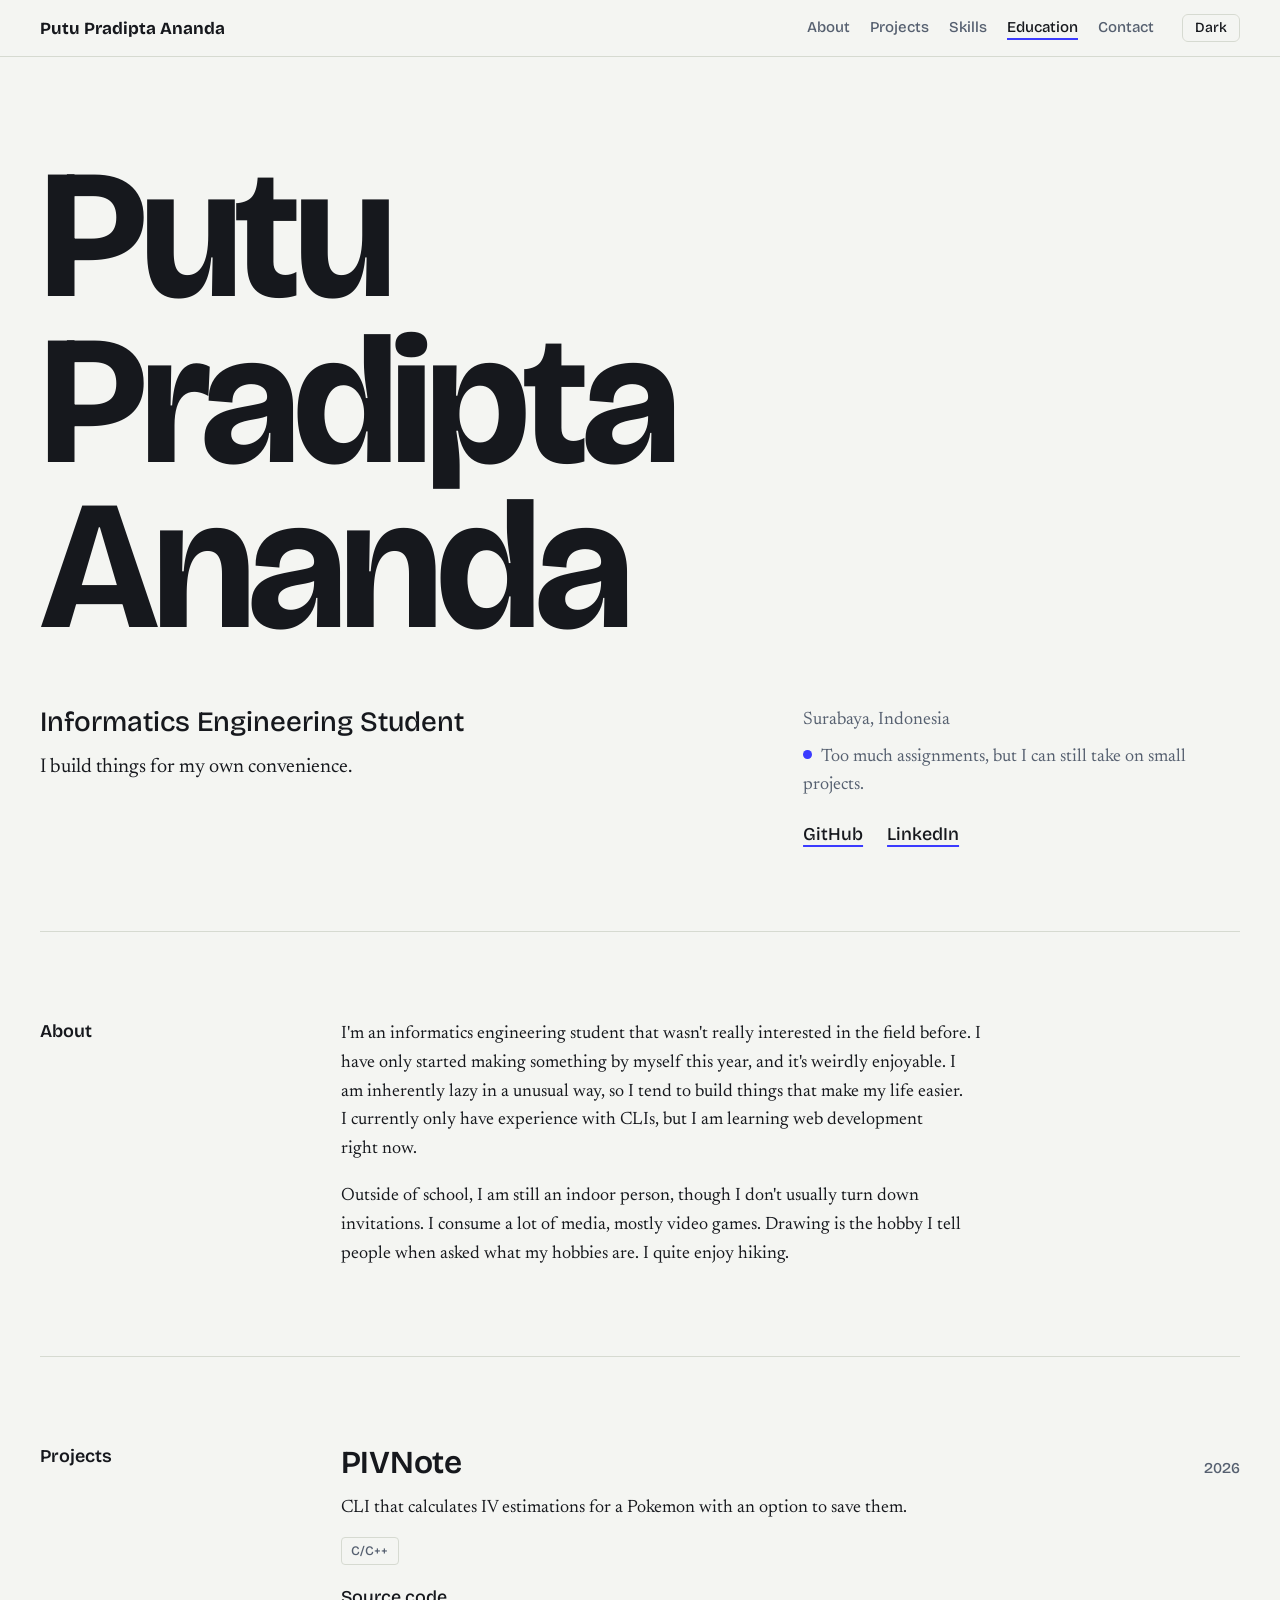
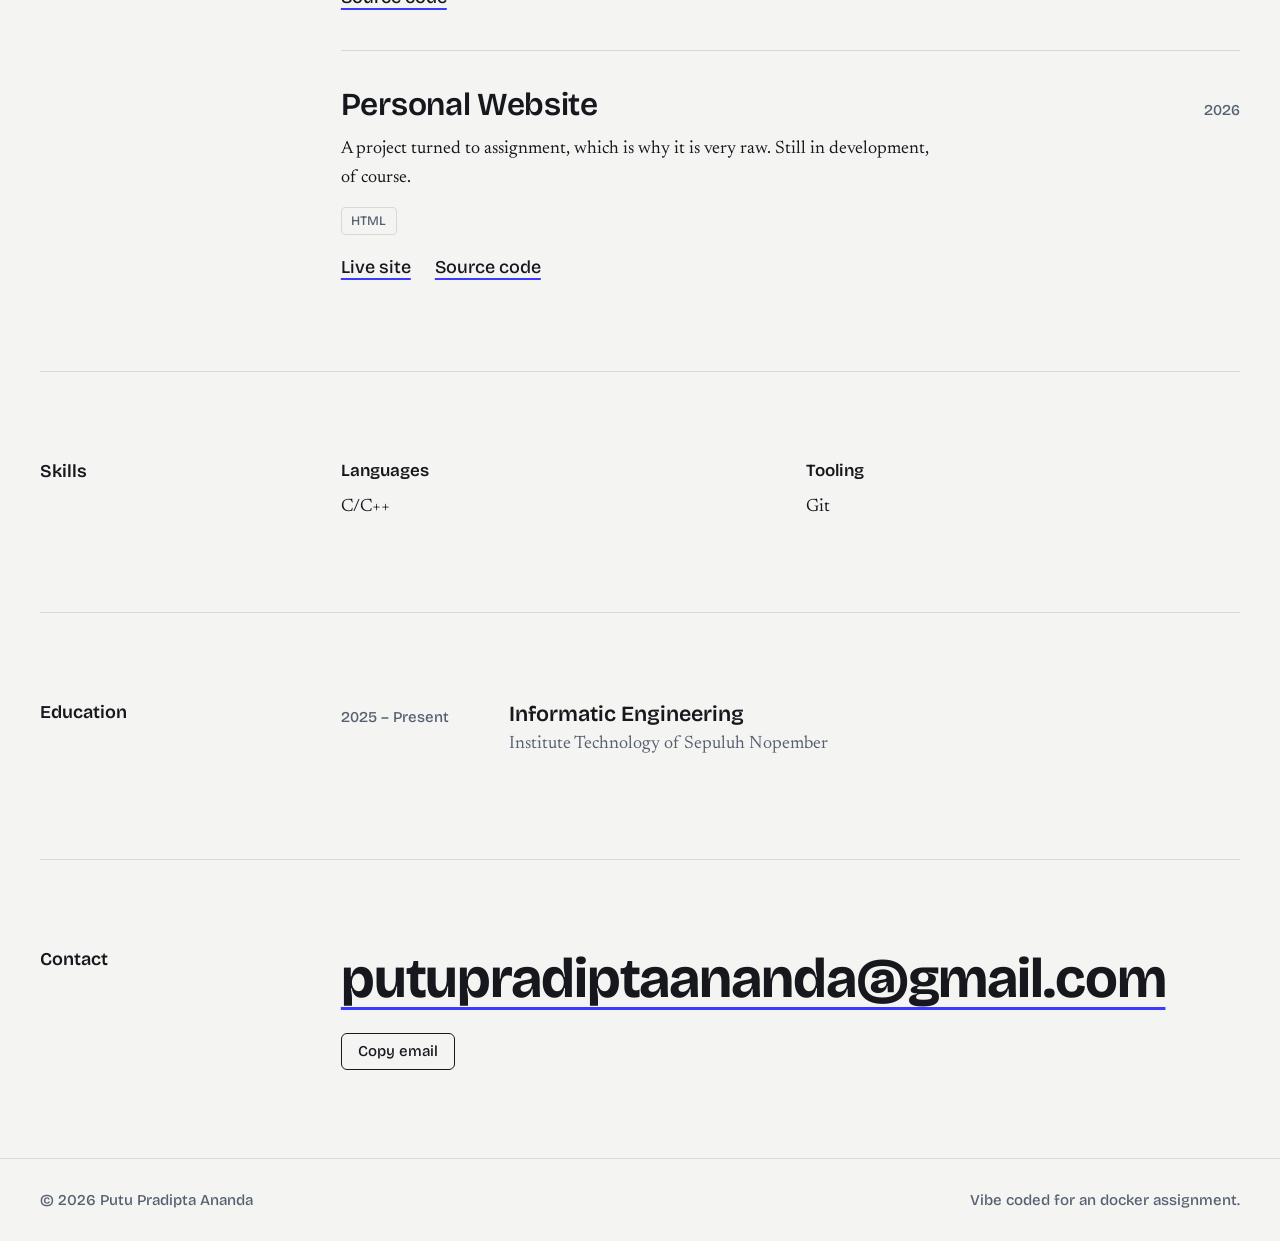
<file: app/dipta/index.html>
<!doctype html>
<html lang="en">
  <head>
    <meta charset="utf-8" />
    <meta name="viewport" content="width=device-width, initial-scale=1" />
    <title>Portfolio</title>
    <meta name="description" content="" />
    <meta name="color-scheme" content="light dark" />

    <link rel="preconnect" href="https://fonts.googleapis.com" />
    <link rel="preconnect" href="https://fonts.gstatic.com" crossorigin />
    <link
      rel="stylesheet"
      href="https://fonts.googleapis.com/css2?family=Bricolage+Grotesque:opsz,wdth,wght@12..96,75..100,200..800&family=Newsreader:ital,opsz,wght@0,6..72,400..600;1,6..72,400..600&display=swap"
    />
    <link rel="icon" href="data:," />
    <link rel="stylesheet" href="style.css" />

    <!-- Apply the saved (or system) theme before first paint to avoid a flash -->
    <script>
      (function () {
        var theme;
        try {
          theme = localStorage.getItem('theme');
        } catch (e) {}
        if (theme !== 'light' && theme !== 'dark') {
          theme = window.matchMedia('(prefers-color-scheme: dark)').matches
            ? 'dark'
            : 'light';
        }
        document.documentElement.dataset.theme = theme;
      })();
    </script>
  </head>
  <body>
    <a class="skip-link" href="#main">Skip to content</a>

    <!-- Filled in by script.js from data.json -->
    <header class="nav" id="site-nav" hidden></header>

    <main id="main">
      <p class="wrap loading">Loading…</p>
    </main>

    <footer class="footer" id="site-footer" hidden></footer>

    <noscript>
      <p class="wrap loading">
        This portfolio needs JavaScript to load its content.
      </p>
    </noscript>

    <script src="script.js" defer></script>
  </body>
</html>
</file>
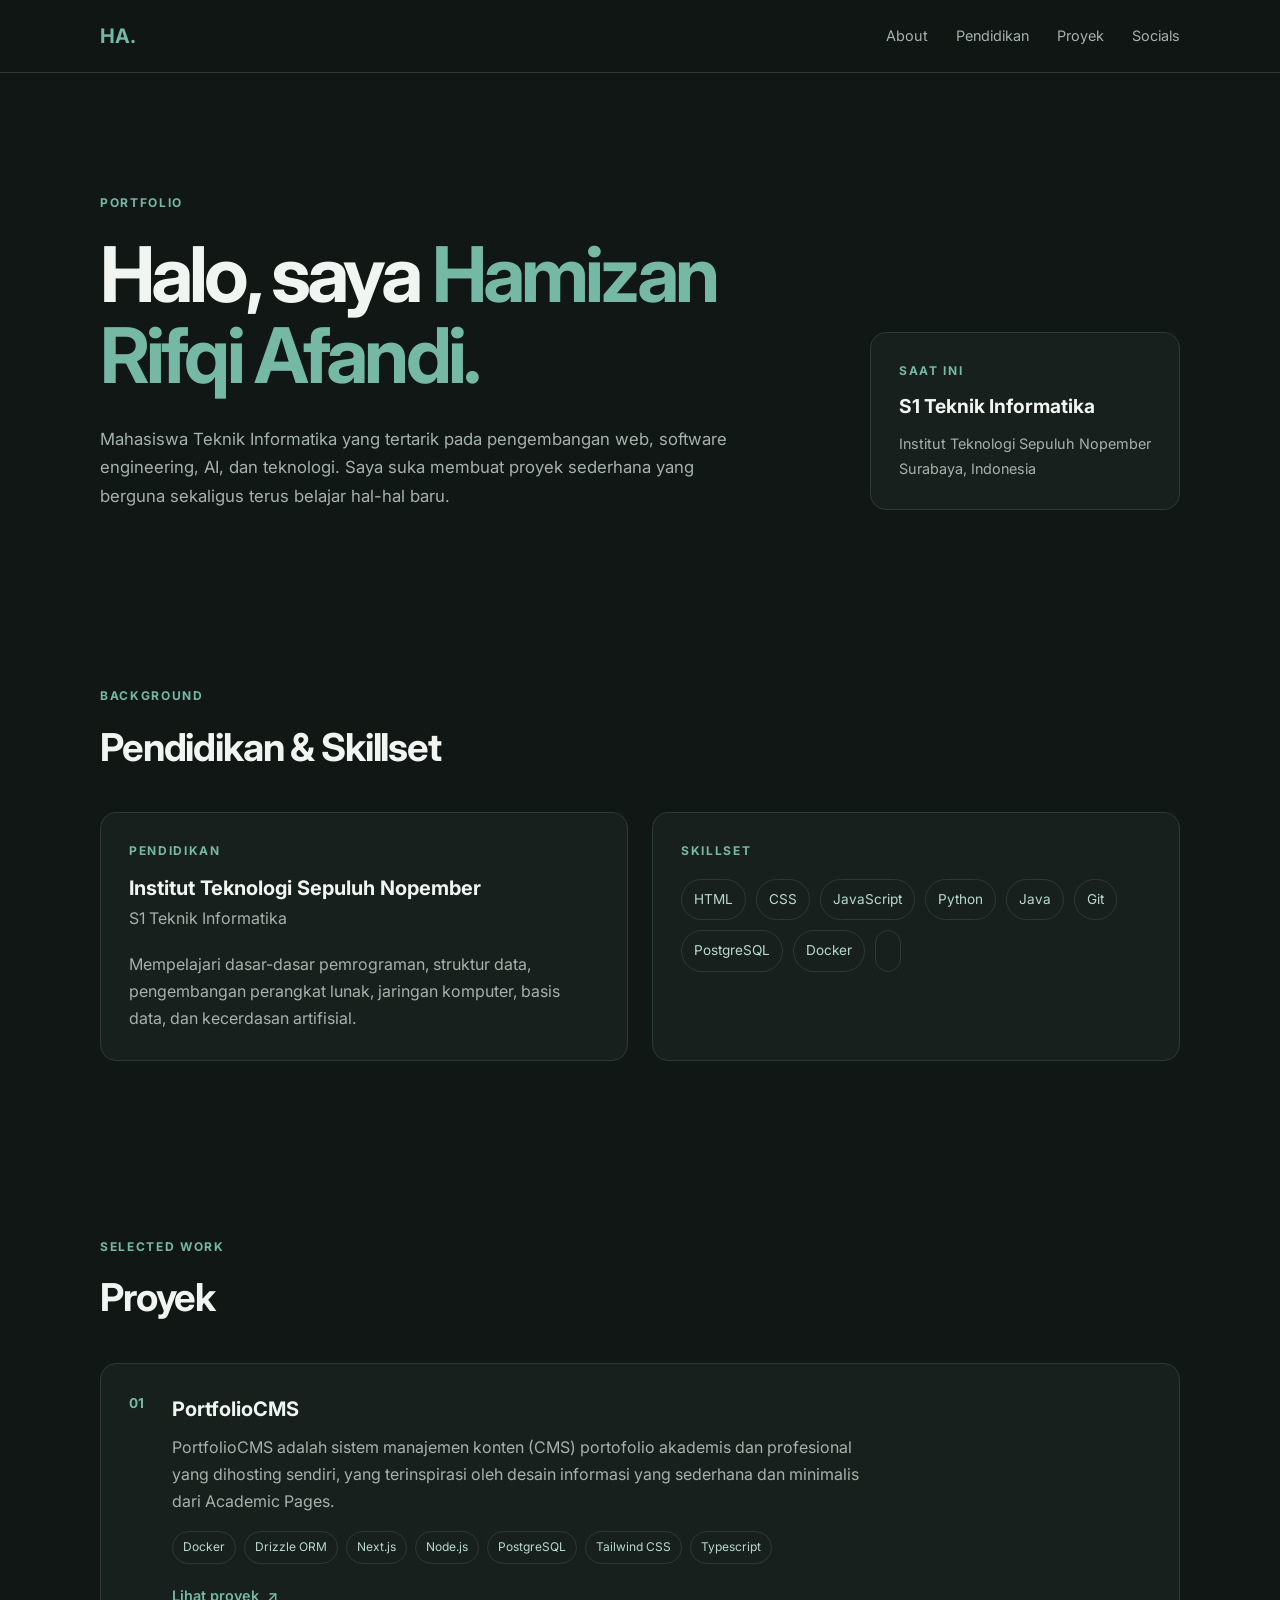
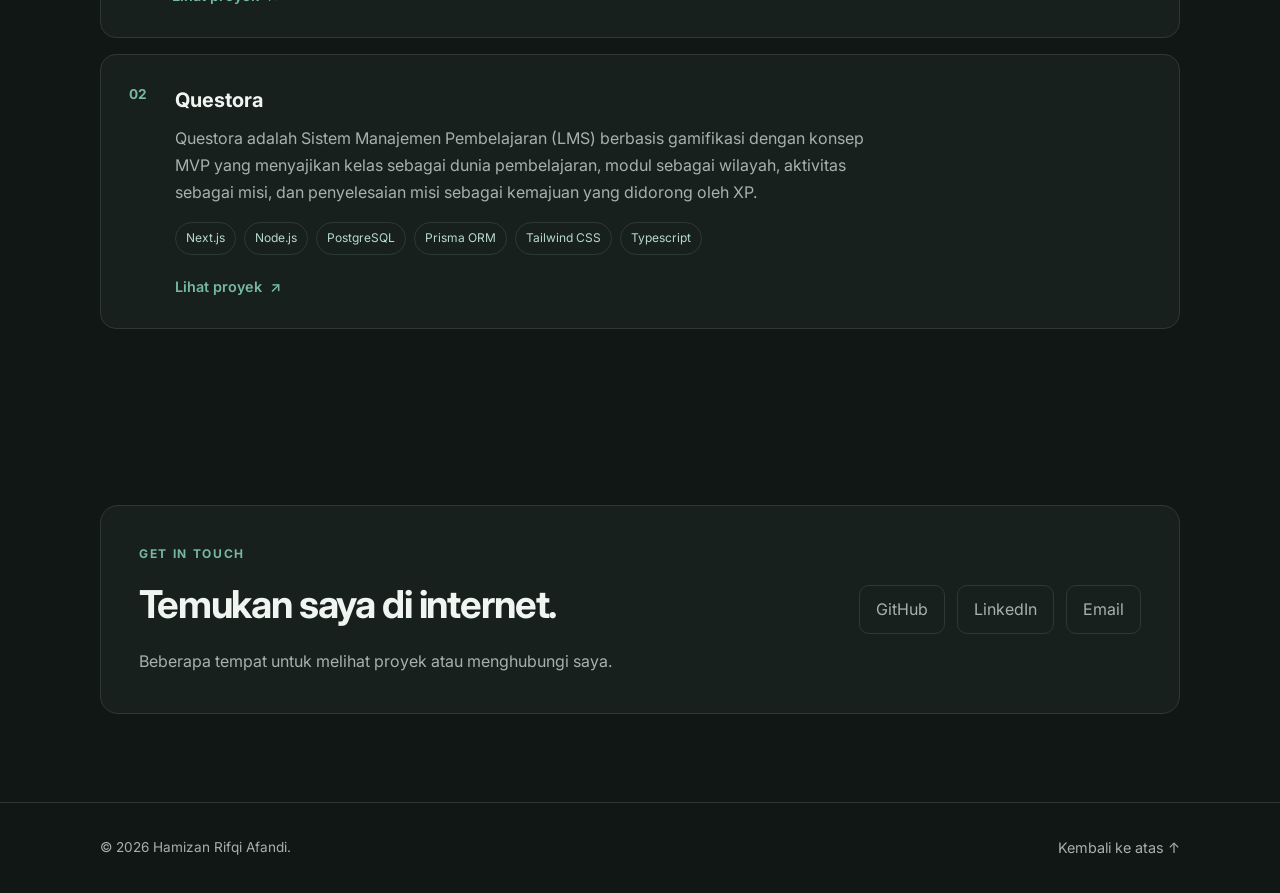
<file: app/hamizan/index.html>
<!doctype html>
<html lang="id">
  <head>
    <meta charset="UTF-8" />
    <meta name="viewport" content="width=device-width, initial-scale=1.0" />
    <meta name="description" content="Website portofolio sederhana" />
    <title>Portfolio | Hamiz Afandi</title>

    <link rel="preconnect" href="https://fonts.googleapis.com" />
    <link rel="preconnect" href="https://fonts.gstatic.com" crossorigin />
    <link
      href="https://fonts.googleapis.com/css2?family=Inter:wght@400;500;600;700&display=swap"
      rel="stylesheet"
    />

    <link rel="stylesheet" href="css/style.css" />
  </head>
  <body>
    <header class="site-header">
      <div class="container navbar">
        <a href="#about" class="brand">HA.</a>

        <nav aria-label="Navigasi utama">
          <ul class="nav-links">
            <li><a href="#about">About</a></li>
            <li><a href="#education">Pendidikan</a></li>
            <li><a href="#projects">Proyek</a></li>
            <li><a href="#socials">Socials</a></li>
          </ul>
        </nav>
      </div>
    </header>

    <main>
      <section id="about" class="section intro-section">
        <div class="container intro">
          <p class="eyebrow">PORTFOLIO</p>

          <div class="intro-content">
            <div>
              <h1>Halo, saya <span>Hamizan Rifqi Afandi.</span></h1>
              <p class="intro-text">
                Mahasiswa Teknik Informatika yang tertarik pada pengembangan
                web, software engineering, AI, dan teknologi. Saya suka membuat
                proyek sederhana yang berguna sekaligus terus belajar hal-hal
                baru.
              </p>
            </div>

            <div class="quick-info card">
              <p class="card-label">Saat ini</p>
              <h2>S1 Teknik Informatika</h2>
              <p>Institut Teknologi Sepuluh Nopember</p>
              <p>Surabaya, Indonesia</p>
            </div>
          </div>
        </div>
      </section>

      <section id="education" class="section">
        <div class="container">
          <div class="section-heading">
            <p class="eyebrow">BACKGROUND</p>
            <h2>Pendidikan & Skillset</h2>
          </div>

          <div class="two-column">
            <article class="card education-card">
              <p class="card-label">Pendidikan</p>
              <h3>Institut Teknologi Sepuluh Nopember</h3>
              <p class="muted">S1 Teknik Informatika</p>
              <p>
                Mempelajari dasar-dasar pemrograman, struktur data, pengembangan
                perangkat lunak, jaringan komputer, basis data, dan kecerdasan
                artifisial.
              </p>
            </article>

            <article class="card">
              <p class="card-label">Skillset</p>
              <div class="skill-list">
                <span class="skill">HTML</span>
                <span class="skill">CSS</span>
                <span class="skill">JavaScript</span>
                <span class="skill">Python</span>
                <span class="skill">Java</span>
                <span class="skill">Git</span>
                <span class="skill">PostgreSQL</span>
                <span class="skill">Docker</span>
                <span class="skill"></span>
              </div>
            </article>
          </div>
        </div>
      </section>

      <section id="projects" class="section">
        <div class="container">
          <div class="section-heading">
            <p class="eyebrow">SELECTED WORK</p>
            <h2>Proyek</h2>
          </div>

          <div class="project-list">
            <article class="project-card card">
              <div class="project-number">01</div>
              <div class="project-content">
                <h3>PortfolioCMS</h3>
                <p>
                  PortfolioCMS adalah sistem manajemen konten (CMS) portofolio
                  akademis dan profesional yang dihosting sendiri, yang
                  terinspirasi oleh desain informasi yang sederhana dan
                  minimalis dari Academic Pages.
                </p>
                <div class="project-tags">
                  <span>Docker</span>
                  <span>Drizzle ORM</span>
                  <span>Next.js</span>
                  <span>Node.js</span>
                  <span>PostgreSQL</span>
                  <span>Tailwind CSS</span>
                  <span>Typescript</span>
                </div>
                <a
                  class="project-link"
                  href="https://github.com/HmizR/portfolio-cms"
                  target="_blank"
                  rel="noopener noreferrer"
                  aria-label="Lihat proyek PortfolioCMS di GitHub"
                  >Lihat proyek <span aria-hidden="true">&nearr;</span></a
                >
              </div>
            </article>

            <article class="project-card card">
              <div class="project-number">02</div>
              <div class="project-content">
                <h3>Questora</h3>
                <p>
                  Questora adalah Sistem Manajemen Pembelajaran (LMS) berbasis
                  gamifikasi dengan konsep MVP yang menyajikan kelas sebagai
                  dunia pembelajaran, modul sebagai wilayah, aktivitas sebagai
                  misi, dan penyelesaian misi sebagai kemajuan yang didorong
                  oleh XP.
                </p>
                <div class="project-tags">
                  <span>Next.js</span>
                  <span>Node.js</span>
                  <span>PostgreSQL</span>
                  <span>Prisma ORM</span>
                  <span>Tailwind CSS</span>
                  <span>Typescript</span>
                </div>
                <a
                  class="project-link"
                  href="https://github.com/HmizR/Questora"
                  target="_blank"
                  rel="noopener noreferrer"
                  aria-label="Lihat proyek Questora di GitHub"
                  >Lihat proyek <span aria-hidden="true">&nearr;</span></a
                >
              </div>
            </article>
          </div>
        </div>
      </section>

      <section id="socials" class="section">
        <div class="container">
          <div class="social-box">
            <div>
              <p class="eyebrow">GET IN TOUCH</p>
              <h2>Temukan saya di internet.</h2>
              <p class="muted">
                Beberapa tempat untuk melihat proyek atau menghubungi saya.
              </p>
            </div>

            <div class="social-links">
              <a
                href="https://github.com/HmizR"
                target="_blank"
                rel="noopener noreferrer"
                >GitHub</a
              >
              <a
                href="https://www.linkedin.com/in/hamizan-rifqi-afandi/"
                target="_blank"
                rel="noopener noreferrer"
                >LinkedIn</a
              >
              <a href="mailto:hamizanrifqi.afandi@gmail.com">Email</a>
            </div>
          </div>
        </div>
      </section>
    </main>

    <footer class="site-footer">
      <div class="container footer-content">
        <p>&copy; 2026 Hamizan Rifqi Afandi.</p>
        <a href="#about">Kembali ke atas ↑</a>
      </div>
    </footer>
  </body>
</html>
</file>
<file: app/dipta/style.css>
/* ==========================================================================
   Tokens
   Change the accent colour in data.json (site.accentColor), not here.
   ========================================================================== */
:root {
  --ground: #f4f5f2;
  --surface: #e9ece6;
  --ink: #16181d;
  --slate: #566070;
  --line: #d6dad1;
  --accent: #3b3bff;
  --accent-text: var(--accent);

  --font-display: 'Bricolage Grotesque', 'Helvetica Neue', Arial, sans-serif;
  --font-body: 'Newsreader', Georgia, 'Times New Roman', serif;

  --nav-h: 3.5rem;
  --gutter: clamp(1.25rem, 4vw, 2.5rem);
  --measure: 36em;

  color-scheme: light;
}

:root[data-theme='dark'] {
  --ground: #12151c;
  --surface: #1b1f29;
  --ink: #eceef3;
  --slate: #9ca4b4;
  --line: #2b303c;
  --accent-text: color-mix(in oklab, var(--accent) 55%, white);

  color-scheme: dark;
}

/* ==========================================================================
   Base
   ========================================================================== */
*,
*::before,
*::after {
  box-sizing: border-box;
}

html {
  -webkit-text-size-adjust: 100%;
  scroll-padding-top: var(--nav-h);
}

@media (prefers-reduced-motion: no-preference) {
  html {
    scroll-behavior: smooth;
  }
}

body {
  margin: 0;
  background: var(--ground);
  color: var(--ink);
  font-family: var(--font-body);
  font-size: 1.125rem;
  line-height: 1.6;
  -webkit-font-smoothing: antialiased;
}

h1,
h2,
h3,
p,
ul {
  margin-top: 0;
}

a {
  color: inherit;
}

::selection {
  background: var(--accent);
  color: #fff;
}

:focus-visible {
  outline: 3px solid var(--accent-text);
  outline-offset: 3px;
  border-radius: 2px;
}

.wrap {
  width: min(100% - 2 * var(--gutter), 76rem);
  margin-inline: auto;
}

.sr-only {
  position: absolute;
  width: 1px;
  height: 1px;
  overflow: hidden;
  clip: rect(0 0 0 0);
  white-space: nowrap;
}

.skip-link {
  position: absolute;
  left: 1rem;
  top: -4rem;
  z-index: 20;
  padding: 0.6rem 1rem;
  background: var(--ink);
  color: var(--ground);
  font: 500 1rem var(--font-display);
  border-radius: 6px;
}
.skip-link:focus {
  top: 1rem;
}

.loading {
  padding-block: 4rem;
  color: var(--slate);
}

/* ==========================================================================
   Links and small parts
   ========================================================================== */
.link {
  font-family: var(--font-display);
  font-weight: 500;
  text-decoration: underline;
  text-decoration-color: var(--accent-text);
  text-decoration-thickness: 2px;
  text-underline-offset: 0.25em;
}
.link:hover {
  color: var(--accent-text);
}

.tags {
  display: flex;
  flex-wrap: wrap;
  gap: 0.4rem;
  margin: 0.9rem 0 0;
  padding: 0;
  list-style: none;
}
.tag {
  padding: 0.4rem 0.6rem;
  border: 1px solid var(--line);
  border-radius: 4px;
  color: var(--slate);
  font: 500 0.8125rem/1 var(--font-display);
}

.button {
  padding: 0.6rem 1rem;
  border: 1px solid var(--ink);
  border-radius: 6px;
  background: transparent;
  color: var(--ink);
  font: 500 0.9375rem/1 var(--font-display);
  cursor: pointer;
}
.button:hover {
  background: var(--ink);
  color: var(--ground);
}

/* ==========================================================================
   Navigation
   ========================================================================== */
.nav {
  position: sticky;
  top: 0;
  z-index: 10;
  background: color-mix(in srgb, var(--ground) 88%, transparent);
  -webkit-backdrop-filter: blur(10px);
  backdrop-filter: blur(10px);
  border-bottom: 1px solid var(--line);
}

.nav-inner {
  display: flex;
  align-items: center;
  gap: 1.5rem;
  height: var(--nav-h);
}

.nav-brand {
  font: 700 1.0625rem var(--font-display);
  text-decoration: none;
  white-space: nowrap;
}

.nav-links-wrap {
  min-width: 0;
  margin-left: auto;
}

.nav-links {
  display: flex;
  gap: 1.25rem;
  margin: 0;
  padding: 0.5rem 0.25rem;
  list-style: none;
  overflow-x: auto;
  scrollbar-width: none;
}
.nav-links::-webkit-scrollbar {
  display: none;
}

.nav-links a {
  display: block;
  padding-block: 0.15rem;
  border-bottom: 2px solid transparent;
  color: var(--slate);
  font: 500 0.9375rem var(--font-display);
  text-decoration: none;
  white-space: nowrap;
}
.nav-links a:hover {
  color: var(--ink);
}
.nav-links a[aria-current='true'] {
  color: var(--ink);
  border-bottom-color: var(--accent-text);
}

.theme-toggle {
  padding: 0.4rem 0.75rem;
  border: 1px solid var(--line);
  border-radius: 6px;
  background: transparent;
  color: var(--ink);
  font: 500 0.875rem/1 var(--font-display);
  cursor: pointer;
}
.theme-toggle:hover {
  border-color: var(--ink);
}

/* ==========================================================================
   Hero
   ========================================================================== */
.hero {
  padding-block: clamp(3rem, 8vw, 6rem) clamp(3rem, 7vw, 5rem);
}

.hero-name {
  margin: 0;
  font-family: var(--font-display);
  font-weight: 700;
  font-size: clamp(3.75rem, 14.5vw, 11.5rem);
  line-height: 0.9;
  letter-spacing: -0.035em;
  font-variation-settings:
    'wght' 700,
    'wdth' 100,
    'opsz' 96;
}

.hero-word {
  display: block;
}

.hero-meta {
  display: grid;
  grid-template-columns: minmax(0, 1.6fr) minmax(0, 1fr);
  gap: 2rem 4rem;
  align-items: start;
  margin-top: clamp(2rem, 5vw, 3.5rem);
}

.hero-role {
  margin: 0 0 0.75rem;
  font: 500 clamp(1.35rem, 2.4vw, 1.75rem)/1.2 var(--font-display);
}

.hero-tagline {
  max-width: 34em;
  margin: 0;
  font-size: 1.25rem;
  text-wrap: pretty;
}

.hero-location,
.hero-availability {
  margin: 0 0 0.5rem;
  color: var(--slate);
}

.hero-availability::before {
  content: '';
  display: inline-block;
  width: 0.55rem;
  height: 0.55rem;
  margin-right: 0.6rem;
  border-radius: 50%;
  background: var(--accent-text);
  vertical-align: 0.1em;
}

.hero-links {
  display: flex;
  flex-wrap: wrap;
  gap: 0.4rem 1.5rem;
  margin: 1.25rem 0 0;
  padding: 0;
  list-style: none;
}

/* ==========================================================================
   Sections
   ========================================================================== */
.section {
  scroll-margin-top: var(--nav-h);
}

.section-grid {
  display: grid;
  grid-template-columns: minmax(9rem, 14rem) minmax(0, 1fr);
  gap: 2rem clamp(2rem, 6vw, 5rem);
  padding-block: clamp(3rem, 7vw, 5.5rem);
  border-top: 1px solid var(--line);
}

.section-title {
  position: sticky;
  top: calc(var(--nav-h) + 1.5rem);
  align-self: start;
  margin: 0;
  font: 600 1.125rem/1.3 var(--font-display);
}

.prose p {
  max-width: var(--measure);
  margin-bottom: 1em;
  text-wrap: pretty;
}
.prose p:last-child {
  margin-bottom: 0;
}

/* About */
.about {
  display: grid;
  grid-template-columns: minmax(0, 1fr);
  gap: 2rem;
}
.about.has-photo {
  grid-template-columns: minmax(0, 1fr) 14rem;
}

.about-photo {
  width: 100%;
  aspect-ratio: 4 / 5;
  object-fit: cover;
  border-radius: 6px;
  background: var(--surface);
}

/* Experience and education */
.entry {
  display: grid;
  grid-template-columns: 8.5rem minmax(0, 1fr);
  gap: 0.5rem 2rem;
  padding-block: 1.75rem;
  border-top: 1px solid var(--line);
}
.entry:first-child {
  padding-top: 0;
  border-top: 0;
}
.entry:last-child {
  padding-bottom: 0;
}

.entry-dates {
  padding-top: 0.3rem;
  color: var(--slate);
  font: 500 0.9375rem/1.6 var(--font-display);
  font-variant-numeric: tabular-nums;
}

.entry-title {
  margin: 0;
  font: 600 1.35rem/1.25 var(--font-display);
}

.entry-org {
  margin: 0.15rem 0 0.75rem;
  color: var(--slate);
}

.entry-summary {
  max-width: var(--measure);
  margin: 0 0 0.75rem;
  text-wrap: pretty;
}

.entry-list {
  max-width: var(--measure);
  margin: 0 0 0.75rem;
  padding-left: 1.1rem;
}
.entry-list li {
  margin-bottom: 0.35em;
}

/* Projects */
.project {
  padding-block: 2.25rem;
  border-top: 1px solid var(--line);
}
.project:first-child {
  padding-top: 0;
  border-top: 0;
}
.project:last-child {
  padding-bottom: 0;
}

.project-image {
  display: block;
  width: 100%;
  aspect-ratio: 16 / 9;
  margin-bottom: 1.25rem;
  object-fit: cover;
  border-radius: 6px;
  background: var(--surface);
}

.project-head {
  display: flex;
  align-items: baseline;
  justify-content: space-between;
  gap: 1rem;
}

.project-title {
  margin: 0;
  font: 600 clamp(1.5rem, 3vw, 2rem)/1.15 var(--font-display);
  letter-spacing: -0.01em;
}

.project-year {
  color: var(--slate);
  font: 500 0.9375rem var(--font-display);
  font-variant-numeric: tabular-nums;
}

.project-desc {
  max-width: var(--measure);
  margin: 0.75rem 0 0;
  text-wrap: pretty;
}

.project-links {
  display: flex;
  flex-wrap: wrap;
  gap: 0.4rem 1.5rem;
  margin: 1.1rem 0 0;
  padding: 0;
  list-style: none;
}

/* Skills */
.skills {
  display: grid;
  grid-template-columns: repeat(auto-fit, minmax(12rem, 1fr));
  gap: 2rem;
}
.skill-group-title {
  margin: 0 0 0.6rem;
  font: 600 1.0625rem/1.3 var(--font-display);
}
.skill-list {
  margin: 0;
  padding: 0;
  list-style: none;
  line-height: 1.75;
}

/* Contact */
.contact-message {
  max-width: var(--measure);
  margin-bottom: 1.5rem;
}

.contact-email {
  display: inline-block;
  margin-bottom: 1.5rem;
  font: 700 clamp(1.75rem, 5vw, 3.5rem)/1.1 var(--font-display);
  letter-spacing: -0.02em;
  overflow-wrap: anywhere;
  text-decoration: underline;
  text-decoration-color: var(--accent-text);
  text-decoration-thickness: 3px;
  text-underline-offset: 0.18em;
}
.contact-email:hover {
  color: var(--accent-text);
}

.contact-actions {
  display: block;
}

/* ==========================================================================
   Footer
   ========================================================================== */
.footer {
  border-top: 1px solid var(--line);
  color: var(--slate);
  font: 500 0.9375rem var(--font-display);
}
.footer-inner {
  display: flex;
  flex-wrap: wrap;
  justify-content: space-between;
  gap: 0.5rem 2rem;
  padding-block: 2rem;
}
.footer p {
  margin: 0;
}

/* ==========================================================================
   Load error
   ========================================================================== */
.load-error {
  max-width: 40rem;
  padding-block: 4rem;
}
.load-error h1 {
  font: 700 1.75rem/1.2 var(--font-display);
}
.load-error pre {
  padding: 1rem;
  border-radius: 6px;
  background: var(--surface);
  overflow-x: auto;
}
.load-error code {
  font:
    0.95rem ui-monospace,
    SFMono-Regular,
    Menlo,
    Consolas,
    monospace;
}

/* ==========================================================================
   Small screens
   ========================================================================== */
@media (max-width: 52rem) {
  .nav-brand {
    display: none;
  }
  .nav-links-wrap {
    margin-left: 0;
    flex: 1;
  }

  .hero-meta {
    grid-template-columns: minmax(0, 1fr);
  }

  .section-grid {
    grid-template-columns: minmax(0, 1fr);
  }
  .section-title {
    position: static;
  }

  .about.has-photo {
    grid-template-columns: minmax(0, 1fr);
  }
  .about-photo {
    max-width: 14rem;
  }

  .entry {
    grid-template-columns: minmax(0, 1fr);
  }
  .entry-dates {
    padding-top: 0;
  }
}
</file>
<file: app/hamizan/css/style.css>
:root {
  --background: #111715;
  --surface: #18201d;
  --surface-hover: #1d2824;
  --text-primary: #f1f5f2;
  --text-secondary: #a7b1ac;
  --accent: #75b8a3;
  --accent-soft: #b7d9ce;
  --border: #2d3934;
  --max-width: 1080px;
}

* {
  box-sizing: border-box;
  margin: 0;
  padding: 0;
}

html {
  scroll-behavior: smooth;
}

body {
  font-family: 'Inter', sans-serif;
  background: var(--background);
  color: var(--text-primary);
  line-height: 1.7;
}

a {
  color: inherit;
  text-decoration: none;
}

ul {
  list-style: none;
}

.container {
  width: min(90%, var(--max-width));
  margin: 0 auto;
}

.site-header {
  position: sticky;
  top: 0;
  z-index: 10;
  background: rgba(17, 23, 21, 0.95);
  border-bottom: 1px solid var(--border);
}

.navbar,
.footer-content,
.intro-content,
.two-column,
.project-card,
.social-box {
  display: flex;
}

.project-link {
  display: inline-flex;
  align-items: center;
  gap: 8px;
  margin-top: 20px;
  color: var(--accent);
  font-size: 0.9rem;
  font-weight: 600;
}

.project-link:hover {
  color: var(--accent-soft);
  text-decoration: underline;
  text-underline-offset: 4px;
}

.project-link:focus-visible {
  outline: 2px solid var(--accent);
  outline-offset: 4px;
  border-radius: 2px;
}

.navbar {
  min-height: 72px;
  align-items: center;
  justify-content: space-between;
  gap: 32px;
}

.brand {
  font-size: 1.25rem;
  font-weight: 700;
  color: var(--accent);
}

.nav-links {
  display: flex;
  gap: 28px;
}

.nav-links a,
.footer-content a {
  color: var(--text-secondary);
  font-size: 0.9rem;
  transition: color 0.2s ease;
}

.nav-links a:hover,
.footer-content a:hover,
.social-links a:hover {
  color: var(--accent);
}

.section {
  padding: 88px 0;
}

.intro-section {
  padding-top: 120px;
}

.eyebrow,
.card-label {
  color: var(--accent);
  font-size: 0.75rem;
  font-weight: 700;
  letter-spacing: 0.14em;
  text-transform: uppercase;
}

.intro-content {
  justify-content: space-between;
  align-items: flex-end;
  gap: 64px;
  margin-top: 22px;
}

.intro-content > div:first-child {
  max-width: 670px;
}

h1 {
  max-width: 720px;
  font-size: clamp(2.6rem, 6vw, 5rem);
  line-height: 1.05;
  letter-spacing: -0.05em;
}

h1 span {
  color: var(--accent);
}

.intro-text {
  max-width: 630px;
  margin-top: 28px;
  color: var(--text-secondary);
  font-size: 1.05rem;
}

.card {
  background: var(--surface);
  border: 1px solid var(--border);
  border-radius: 16px;
  padding: 28px;
}

.quick-info {
  min-width: 290px;
}

.quick-info h2 {
  margin: 8px 0 10px;
  font-size: 1.2rem;
}

.quick-info p:not(.card-label) {
  color: var(--text-secondary);
  font-size: 0.9rem;
}

.section-heading {
  margin-bottom: 32px;
}

.section-heading h2,
.social-box h2 {
  margin-top: 8px;
  font-size: clamp(1.8rem, 3vw, 2.5rem);
  letter-spacing: -0.03em;
}

.two-column {
  gap: 24px;
}

.two-column > * {
  flex: 1;
}

.education-card h3 {
  margin-top: 10px;
  font-size: 1.25rem;
}

.education-card p:last-child {
  margin-top: 18px;
  color: var(--text-secondary);
}

.muted {
  color: var(--text-secondary);
}

.skill-list {
  display: flex;
  flex-wrap: wrap;
  gap: 10px;
  margin-top: 18px;
}

.skill,
.project-tags span {
  display: inline-block;
  padding: 8px 12px;
  border: 1px solid var(--border);
  border-radius: 999px;
  color: var(--accent-soft);
  font-size: 0.85rem;
}

.project-list {
  display: flex;
  flex-direction: column;
  gap: 16px;
}

.project-card {
  gap: 28px;
  align-items: flex-start;
  transition:
    background 0.2s ease,
    transform 0.2s ease;
}

.project-card:hover {
  background: var(--surface-hover);
  transform: translateY(-2px);
}

.project-number {
  color: var(--accent);
  font-weight: 700;
  font-size: 0.85rem;
}

.project-content {
  flex: 1;
}

.project-content h3 {
  font-size: 1.25rem;
}

.project-content p {
  max-width: 700px;
  margin: 8px 0 16px;
  color: var(--text-secondary);
}

.project-tags {
  display: flex;
  flex-wrap: wrap;
  gap: 8px;
}

.project-tags span {
  padding: 5px 10px;
  font-size: 0.75rem;
}

.social-box {
  justify-content: space-between;
  align-items: center;
  gap: 40px;
  padding: 38px;
  background: var(--surface);
  border: 1px solid var(--border);
  border-radius: 18px;
}

.social-box .muted {
  margin-top: 10px;
}

.social-links {
  display: flex;
  flex-wrap: wrap;
  gap: 12px;
}

.social-links a {
  padding: 10px 16px;
  border: 1px solid var(--border);
  border-radius: 10px;
  color: var(--text-secondary);
  transition:
    color 0.2s ease,
    border-color 0.2s ease;
}

.social-links a:hover {
  border-color: var(--accent);
}

.site-footer {
  border-top: 1px solid var(--border);
}

.footer-content {
  min-height: 90px;
  justify-content: space-between;
  align-items: center;
  gap: 20px;
  color: var(--text-secondary);
  font-size: 0.85rem;
}

@media (max-width: 760px) {
  .navbar {
    align-items: flex-start;
    flex-direction: column;
    padding: 18px 0;
    gap: 12px;
  }

  .nav-links {
    flex-wrap: wrap;
    gap: 14px 20px;
  }

  .section {
    padding: 64px 0;
  }

  .intro-section {
    padding-top: 80px;
  }

  .intro-content,
  .two-column,
  .social-box {
    flex-direction: column;
    align-items: stretch;
  }

  .intro-content {
    gap: 32px;
  }

  .quick-info {
    min-width: 0;
  }

  .project-card {
    gap: 16px;
  }

  .footer-content {
    flex-direction: column;
    align-items: flex-start;
    justify-content: center;
    padding: 24px 0;
  }
}
</file>
